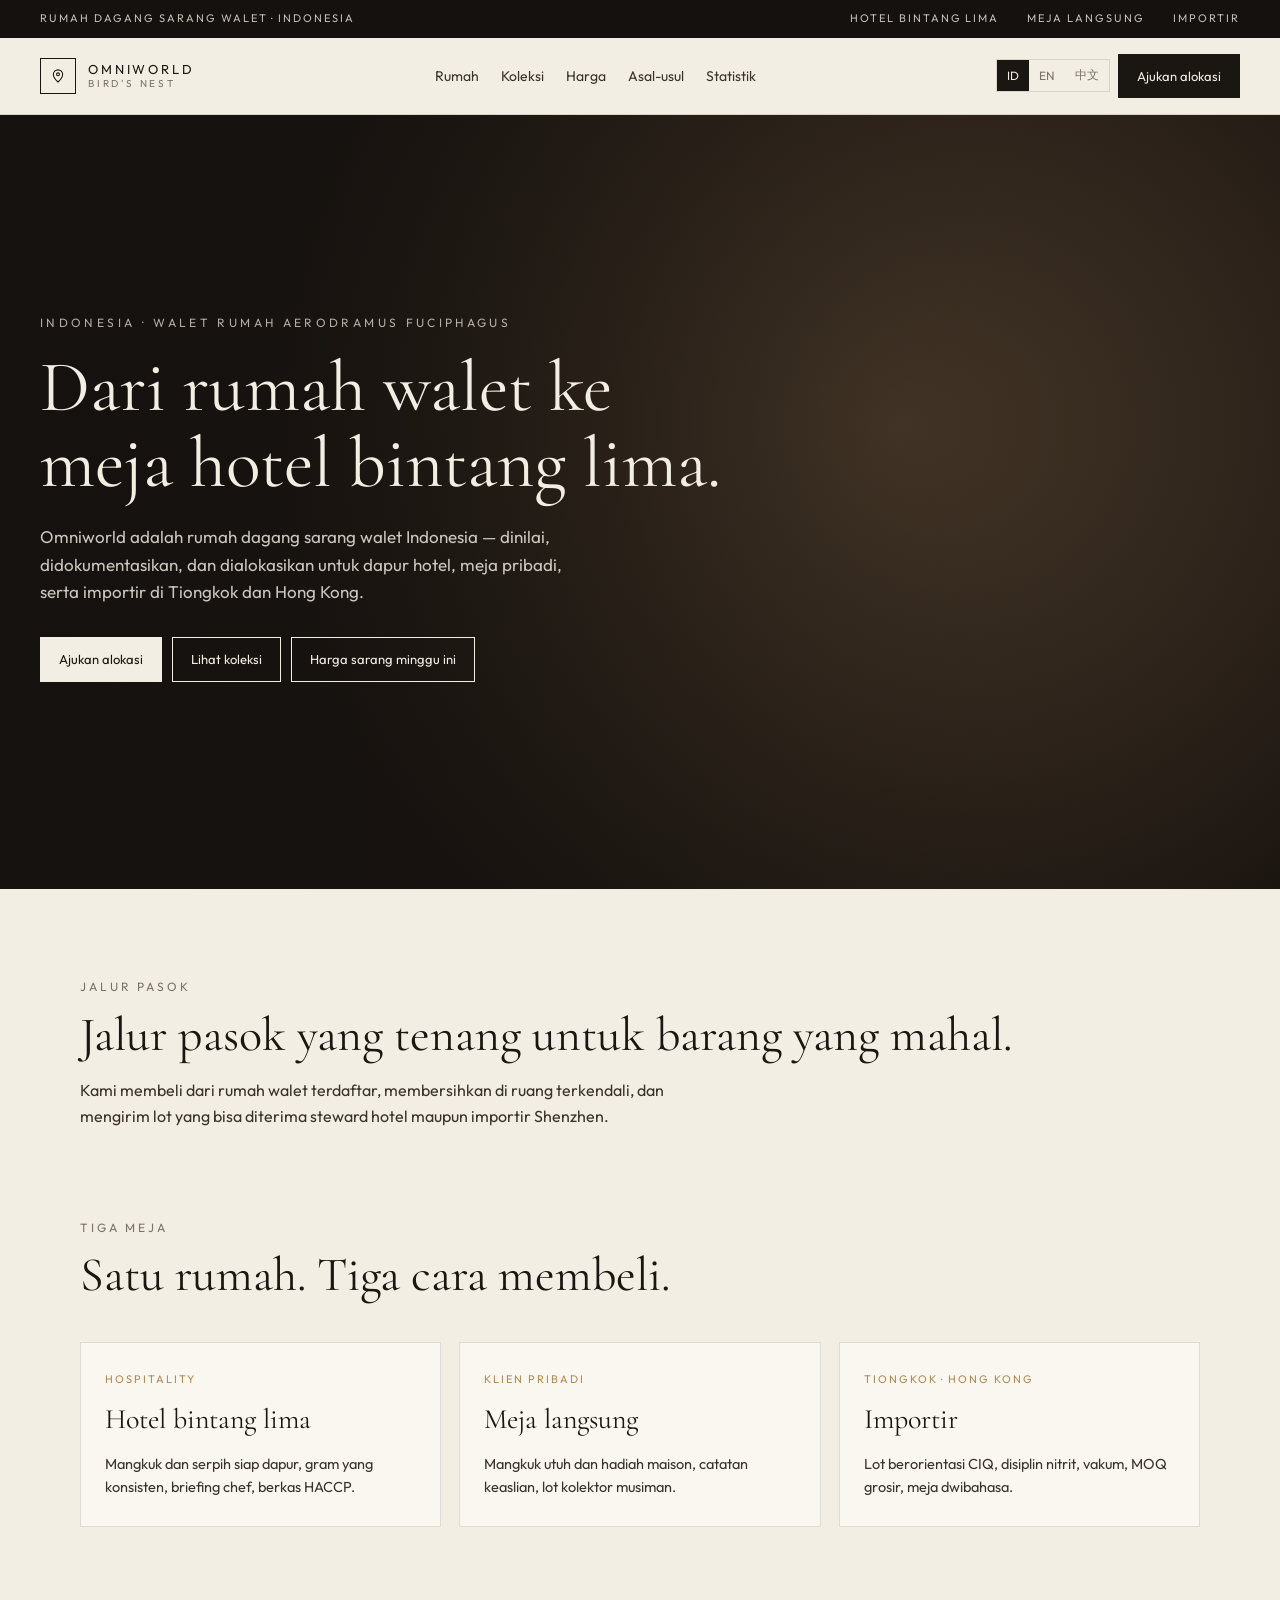
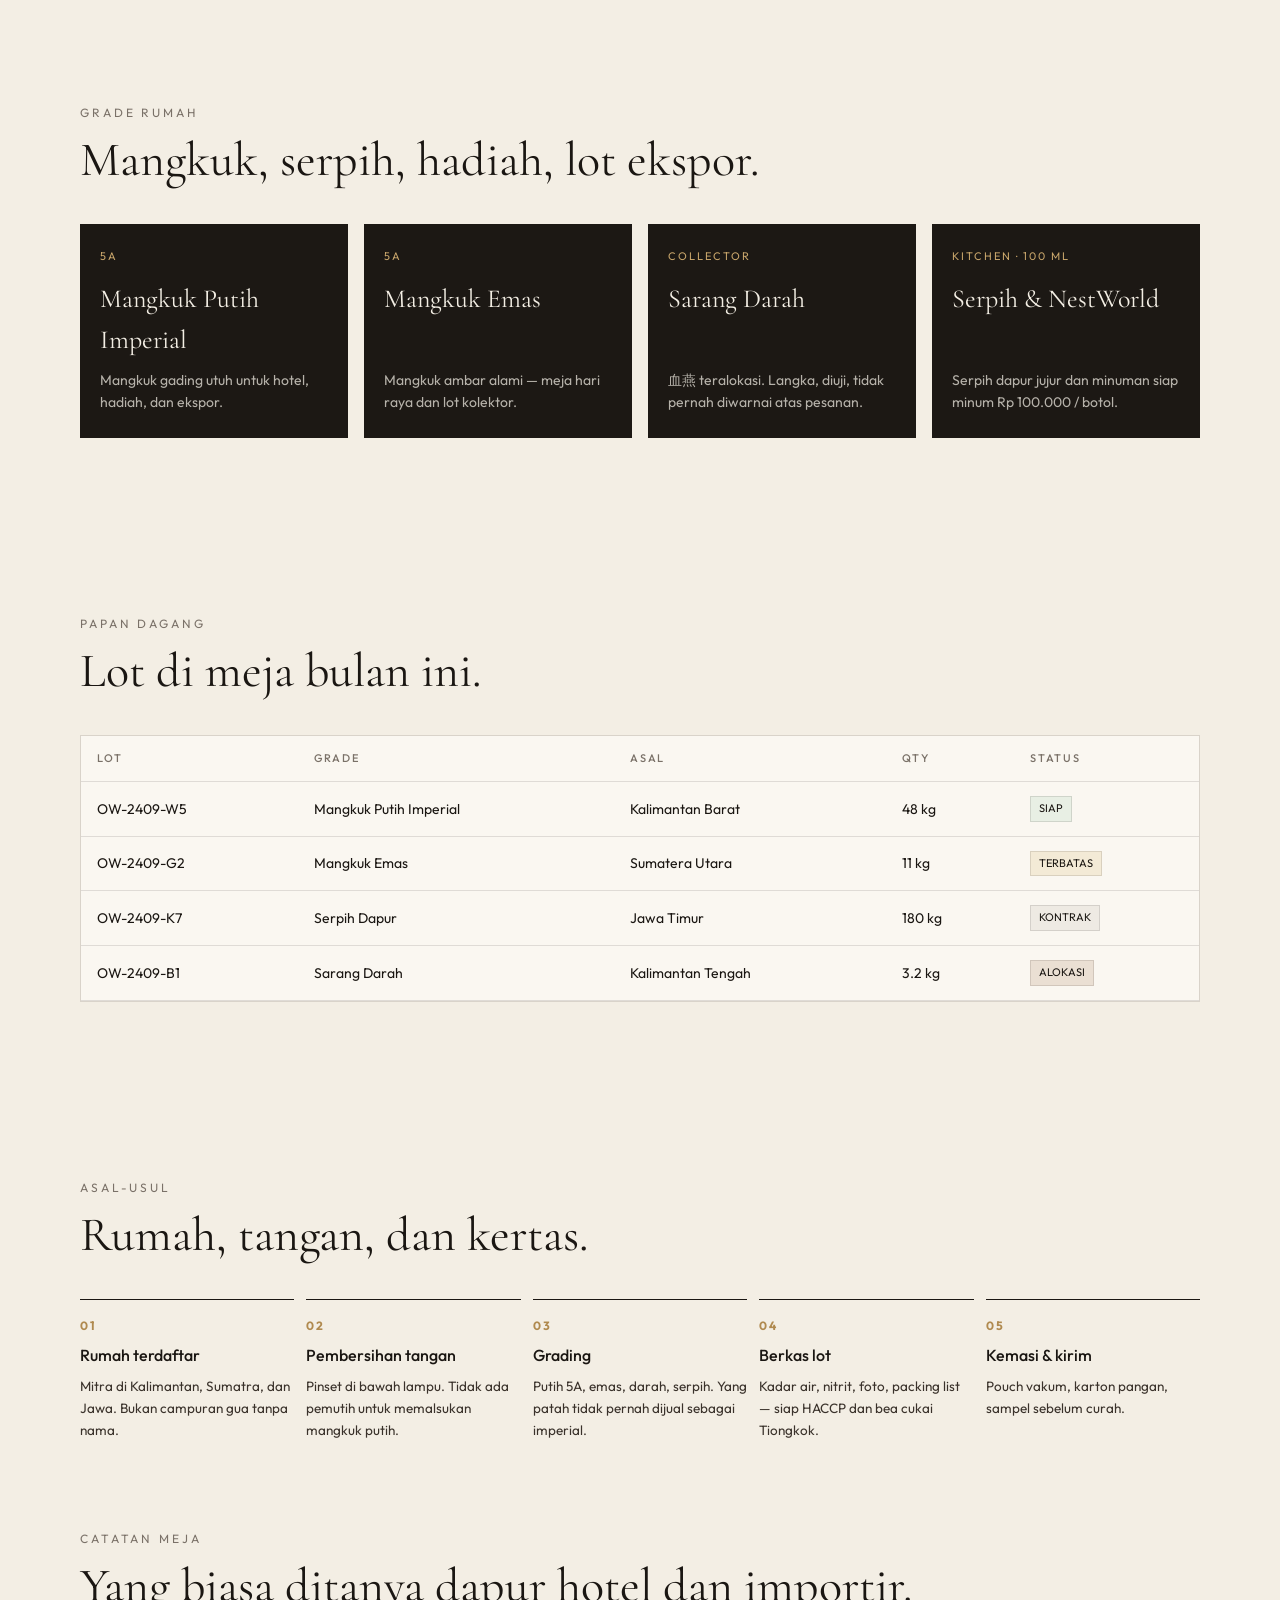
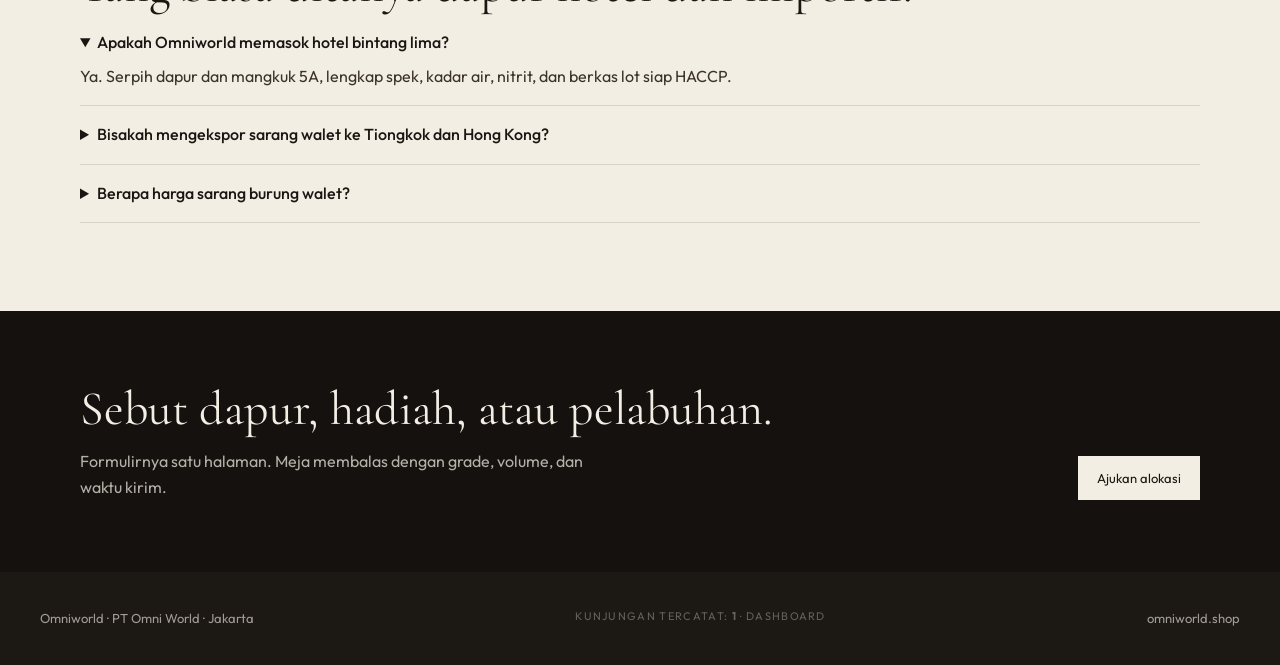
<file: index.html>
<!DOCTYPE html>
<html lang="id">
<head>
  <meta charset="UTF-8" />
  <meta name="viewport" content="width=device-width, initial-scale=1" />
  <title>Jual Sarang Walet Indonesia | Hotel & Minuman Siap Minum · Omniworld</title>
  <meta name="description" content="Omniworld — rumah dagang sarang walet Indonesia untuk hotel bintang lima, meja pribadi, dan importir Tiongkok–Hong Kong." />
  <link rel="preconnect" href="https://fonts.googleapis.com" />
  <link rel="preconnect" href="https://fonts.gstatic.com" crossorigin />
  <link href="https://fonts.googleapis.com/css2?family=Cormorant+Garamond:ital,wght@0,400;0,500;1,400&family=Outfit:wght@300;400;500&display=swap" rel="stylesheet" />
  <link rel="stylesheet" href="css/style.css" />
</head>
<body>
  <div class="topbar">
    <div data-i="topLeft">Rumah dagang sarang walet · Indonesia</div>
    <nav>
      <a href="#pasar" data-i="hotel">Hotel bintang lima</a>
      <a href="#pasar" data-i="direct">Meja langsung</a>
      <a href="#pasar" data-i="importer">Importir</a>
    </nav>
  </div>
  <header class="nav">
    <a class="brand" href="/">
      <div class="mark" aria-hidden="true">
        <svg width="16" height="16" viewBox="0 0 24 24" fill="none" stroke="currentColor" stroke-width="1.6"><path d="M12 21s7-6.2 7-11.2A7 7 0 0 0 5 9.8C5 14.8 12 21 12 21z"/><circle cx="12" cy="9.5" r="2.2"/></svg>
      </div>
      <div class="brand-name">Omniworld<span>Bird's Nest</span></div>
    </a>
    <nav class="nav-links">
      <a href="/" data-i="home">Rumah</a>
      <a href="#koleksi" data-i="collection">Koleksi</a>
      <a href="https://omniworld.shop/harga" target="_blank" rel="noopener" data-track="harga" data-i="price">Harga</a>
      <a href="#asal" data-i="origin">Asal-usul</a>
      <a href="/stats" data-i="stats">Statistik</a>
    </nav>
    <div class="nav-actions">
      <div class="lang" role="group" aria-label="Language">
        <button type="button" data-lang="id" class="active">ID</button>
        <button type="button" data-lang="en">EN</button>
        <button type="button" data-lang="zh">中文</button>
      </div>
      <a class="btn" href="/inquiry" data-track="inquiry" data-i="ctaAlloc">Ajukan alokasi</a>
    </div>
  </header>
  <section class="hero">
    <div class="hero-inner">
      <div class="eyebrow" data-i="eyebrow">Indonesia · Walet rumah Aerodramus fuciphagus</div>
      <h1 data-i="heroTitle">Dari rumah walet ke meja hotel bintang lima.</h1>
      <p data-i="heroLead">Omniworld adalah rumah dagang sarang walet Indonesia — dinilai, didokumentasikan, dan dialokasikan untuk dapur hotel, meja pribadi, serta importir di Tiongkok dan Hong Kong.</p>
      <div class="hero-cta">
        <a class="btn light" href="/inquiry" data-track="inquiry" data-i="ctaAlloc">Ajukan alokasi</a>
        <a class="btn ghost" href="#koleksi" style="color:#f3eee4;border-color:#f3eee4" data-i="seeCollection">Lihat koleksi</a>
        <a class="btn ghost" href="https://omniworld.shop/harga" target="_blank" rel="noopener" data-track="harga" style="color:#f3eee4;border-color:#f3eee4" data-i="weeklyPrice">Harga sarang minggu ini</a>
      </div>
    </div>
  </section>
  <section>
    <div class="wrap">
      <div class="kicker" data-i="pathKicker">Jalur pasok</div>
      <h2 data-i="pathTitle">Jalur pasok yang tenang untuk barang yang mahal.</h2>
      <p class="lead" data-i="pathLead">Kami membeli dari rumah walet terdaftar, membersihkan di ruang terkendali, dan mengirim lot yang bisa diterima steward hotel maupun importir Shenzhen.</p>
    </div>
  </section>
  <section id="pasar" style="padding-top:0">
    <div class="wrap">
      <div class="kicker" data-i="buyKicker">Tiga meja</div>
      <h2 data-i="buyTitle">Satu rumah. Tiga cara membeli.</h2>
      <div class="grid-3">
        <article class="card"><div class="meta" data-i="h1t">Hospitality</div><h3 data-i="h1s">Hotel bintang lima</h3><p data-i="h1p">Mangkuk dan serpih siap dapur, gram yang konsisten, briefing chef, berkas HACCP.</p></article>
        <article class="card"><div class="meta" data-i="h2t">Klien pribadi</div><h3 data-i="h2s">Meja langsung</h3><p data-i="h2p">Mangkuk utuh dan hadiah maison, catatan keaslian, lot kolektor musiman.</p></article>
        <article class="card"><div class="meta" data-i="h3t">Tiongkok · Hong Kong</div><h3 data-i="h3s">Importir</h3><p data-i="h3p">Lot berorientasi CIQ, disiplin nitrit, vakum, MOQ grosir, meja dwibahasa.</p></article>
      </div>
    </div>
  </section>
  <section id="koleksi">
    <div class="wrap">
      <div class="kicker" data-i="gradeKicker">Grade rumah</div>
      <h2 data-i="gradeTitle">Mangkuk, serpih, hadiah, lot ekspor.</h2>
      <div class="grades">
        <article class="grade"><small>5A</small><h3>Mangkuk Putih Imperial</h3><p>Mangkuk gading utuh untuk hotel, hadiah, dan ekspor.</p></article>
        <article class="grade"><small>5A</small><h3>Mangkuk Emas</h3><p>Mangkuk ambar alami — meja hari raya dan lot kolektor.</p></article>
        <article class="grade"><small>Collector</small><h3>Sarang Darah</h3><p>血燕 teralokasi. Langka, diuji, tidak pernah diwarnai atas pesanan.</p></article>
        <article class="grade"><small>Kitchen · 100 ml</small><h3>Serpih & NestWorld</h3><p>Serpih dapur jujur dan minuman siap minum Rp 100.000 / botol.</p></article>
      </div>
    </div>
  </section>
  <section>
    <div class="wrap">
      <div class="kicker" data-i="boardKicker">Papan dagang</div>
      <h2 data-i="boardTitle">Lot di meja bulan ini.</h2>
      <div class="table-wrap">
        <table>
          <thead><tr><th>Lot</th><th>Grade</th><th>Asal</th><th>Qty</th><th>Status</th></tr></thead>
          <tbody>
            <tr><td>OW-2409-W5</td><td>Mangkuk Putih Imperial</td><td>Kalimantan Barat</td><td>48 kg</td><td><span class="status ready">Siap</span></td></tr>
            <tr><td>OW-2409-G2</td><td>Mangkuk Emas</td><td>Sumatera Utara</td><td>11 kg</td><td><span class="status limited">Terbatas</span></td></tr>
            <tr><td>OW-2409-K7</td><td>Serpih Dapur</td><td>Jawa Timur</td><td>180 kg</td><td><span class="status contract">Kontrak</span></td></tr>
            <tr><td>OW-2409-B1</td><td>Sarang Darah</td><td>Kalimantan Tengah</td><td>3.2 kg</td><td><span class="status alloc">Alokasi</span></td></tr>
          </tbody>
        </table>
      </div>
    </div>
  </section>
  <section id="asal">
    <div class="wrap">
      <div class="kicker" data-i="chainKicker">Asal-usul</div>
      <h2 data-i="chainTitle">Rumah, tangan, dan kertas.</h2>
      <div class="steps">
        <div class="step"><b>01</b><h3>Rumah terdaftar</h3><p>Mitra di Kalimantan, Sumatra, dan Jawa. Bukan campuran gua tanpa nama.</p></div>
        <div class="step"><b>02</b><h3>Pembersihan tangan</h3><p>Pinset di bawah lampu. Tidak ada pemutih untuk memalsukan mangkuk putih.</p></div>
        <div class="step"><b>03</b><h3>Grading</h3><p>Putih 5A, emas, darah, serpih. Yang patah tidak pernah dijual sebagai imperial.</p></div>
        <div class="step"><b>04</b><h3>Berkas lot</h3><p>Kadar air, nitrit, foto, packing list — siap HACCP dan bea cukai Tiongkok.</p></div>
        <div class="step"><b>05</b><h3>Kemasi & kirim</h3><p>Pouch vakum, karton pangan, sampel sebelum curah.</p></div>
      </div>
    </div>
  </section>
  <section class="faq wrap" style="padding-top:0">
    <div class="kicker">Catatan meja</div>
    <h2>Yang biasa ditanya dapur hotel dan importir.</h2>
    <details open><summary>Apakah Omniworld memasok hotel bintang lima?</summary><p>Ya. Serpih dapur dan mangkuk 5A, lengkap spek, kadar air, nitrit, dan berkas lot siap HACCP.</p></details>
    <details><summary>Bisakah mengekspor sarang walet ke Tiongkok dan Hong Kong?</summary><p>Ya. Lot sarang putih untuk importir berizin: pouch vakum, packing list, uji nitrit, dan meja dalam Bahasa, Inggris, dan 简体.</p></details>
    <details><summary>Berapa harga sarang burung walet?</summary><p>Harga berubah setiap minggu. Cek omniworld.shop/harga. NestWorld 100 ml tetap Rp 100.000 per botol.</p></details>
  </section>
  <section class="cta-band">
    <div class="wrap">
      <div>
        <h2 data-i="ctaTitle">Sebut dapur, hadiah, atau pelabuhan.</h2>
        <p data-i="ctaLead">Formulirnya satu halaman. Meja membalas dengan grade, volume, dan waktu kirim.</p>
      </div>
      <a class="btn light" href="/inquiry" data-track="inquiry" data-i="ctaAlloc">Ajukan alokasi</a>
    </div>
  </section>
  <footer>
    <div data-i="footer">Omniworld · PT Omni World · Jakarta</div>
    <div class="visit-chip"><span data-i="visits">Kunjungan tercatat</span>: <strong data-visit-count>—</strong> · <a href="/stats">Dashboard</a></div>
    <div>omniworld.shop</div>
  </footer>
  <script src="js/i18n.js"></script>
  <script src="js/tracker.js"></script>
  <script>
    document.querySelectorAll("[data-track]").forEach((el) => {
      el.addEventListener("click", () => { if (window.OmniTracker) OmniTracker.trackClick(el.dataset.track); });
    });
  </script>
</body>
</html>
</file>
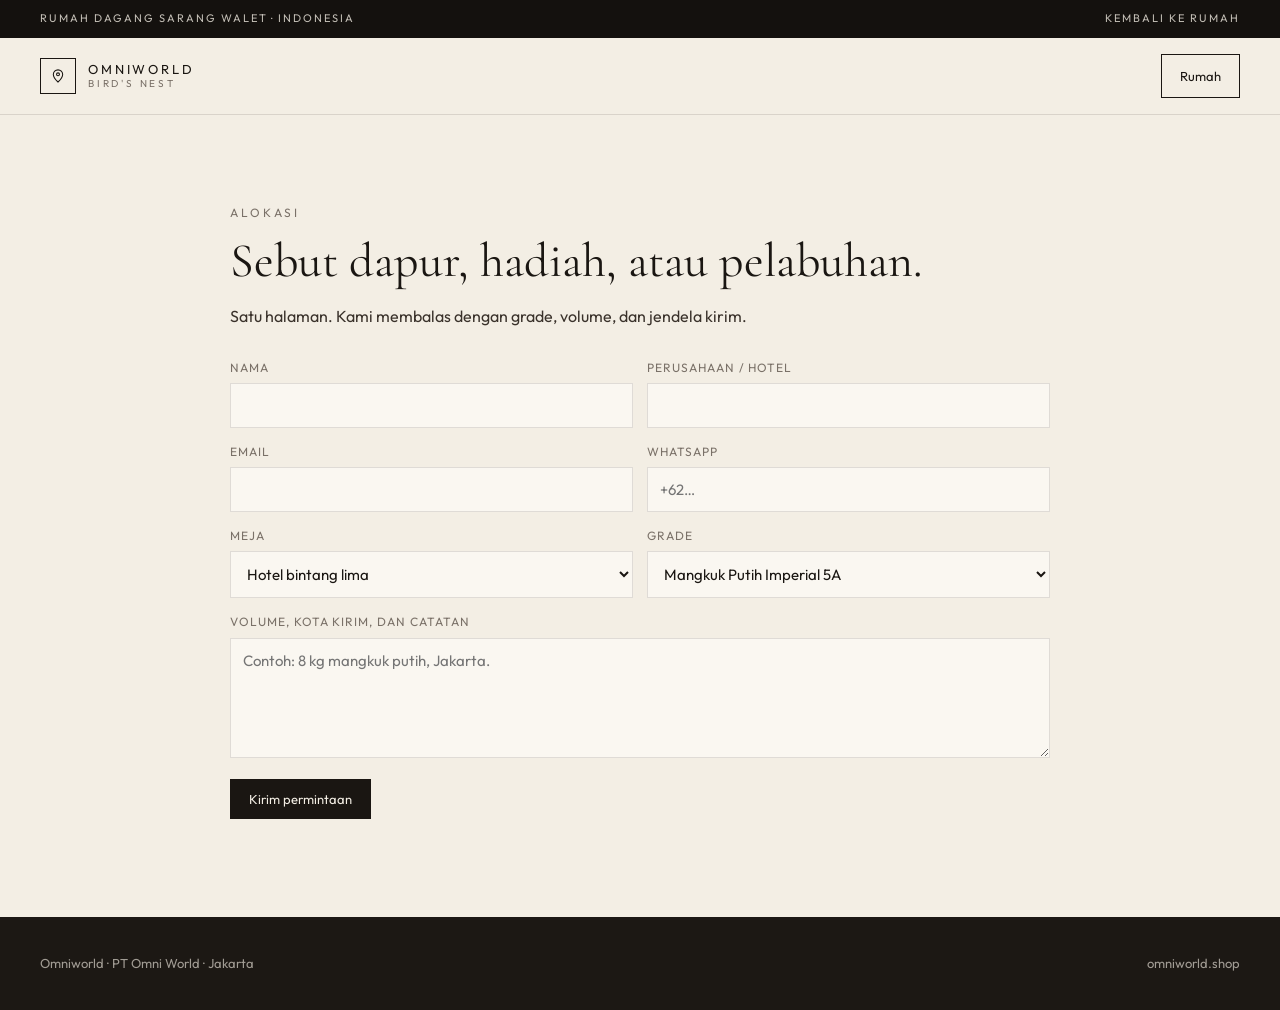
<file: inquiry.html>
<!DOCTYPE html>
<html lang="id">
<head>
  <meta charset="UTF-8" />
  <meta name="viewport" content="width=device-width, initial-scale=1" />
  <title>Ajukan alokasi · Omniworld</title>
  <link rel="preconnect" href="https://fonts.googleapis.com" />
  <link rel="preconnect" href="https://fonts.gstatic.com" crossorigin />
  <link href="https://fonts.googleapis.com/css2?family=Cormorant+Garamond:wght@400;500&family=Outfit:wght@300;400;500&display=swap" rel="stylesheet" />
  <link rel="stylesheet" href="css/style.css" />
</head>
<body>
  <div class="topbar">
    <div>Rumah dagang sarang walet · Indonesia</div>
    <nav><a href="/">Kembali ke rumah</a></nav>
  </div>
  <header class="nav">
    <a class="brand" href="/">
      <div class="mark"><svg width="16" height="16" viewBox="0 0 24 24" fill="none" stroke="currentColor" stroke-width="1.6"><path d="M12 21s7-6.2 7-11.2A7 7 0 0 0 5 9.8C5 14.8 12 21 12 21z"/><circle cx="12" cy="9.5" r="2.2"/></svg></div>
      <div class="brand-name">Omniworld<span>Bird's Nest</span></div>
    </a>
    <a class="btn ghost" href="/">Rumah</a>
  </header>
  <section>
    <div class="wrap" style="max-width:820px">
      <div class="kicker">Alokasi</div>
      <h2>Sebut dapur, hadiah, atau pelabuhan.</h2>
      <p class="lead">Satu halaman. Kami membalas dengan grade, volume, dan jendela kirim.</p>
      <form class="form" id="alloc-form">
        <div><label for="name">Nama</label><input id="name" name="name" required /></div>
        <div><label for="company">Perusahaan / hotel</label><input id="company" name="company" /></div>
        <div><label for="email">Email</label><input id="email" name="email" type="email" required /></div>
        <div><label for="whatsapp">WhatsApp</label><input id="whatsapp" name="whatsapp" placeholder="+62…" /></div>
        <div><label for="desk">Meja</label><select id="desk" name="desk"><option value="hotel">Hotel bintang lima</option><option value="private">Meja langsung / pribadi</option><option value="importer">Importir Tiongkok / Hong Kong</option></select></div>
        <div><label for="grade">Grade</label><select id="grade" name="grade"><option>Mangkuk Putih Imperial 5A</option><option>Mangkuk Emas 5A</option><option>Sarang Darah</option><option>Serpih Dapur</option><option>Lot ekspor</option><option>NestWorld 100 ml</option></select></div>
        <div class="full"><label for="note">Volume, kota kirim, dan catatan</label><textarea id="note" name="note" placeholder="Contoh: 8 kg mangkuk putih, Jakarta."></textarea></div>
        <div class="full"><button class="btn" type="submit">Kirim permintaan</button><p class="note" id="form-status"></p></div>
      </form>
    </div>
  </section>
  <footer><div>Omniworld · PT Omni World · Jakarta</div><div>omniworld.shop</div></footer>
  <script src="js/tracker.js"></script>
  <script>
    document.getElementById("alloc-form").addEventListener("submit", function (e) {
      e.preventDefault();
      if (window.OmniTracker) OmniTracker.trackClick("inquiry");
      const data = Object.fromEntries(new FormData(e.target).entries());
      const body = encodeURIComponent("Nama: " + data.name + "\nPerusahaan: " + data.company + "\nEmail: " + data.email + "\nWhatsApp: " + data.whatsapp + "\nMeja: " + data.desk + "\nGrade: " + data.grade + "\nCatatan:\n" + data.note);
      document.getElementById("form-status").textContent = "Permintaan disiapkan ke email meja.";
      location.href = "mailto:hello@omniworld.shop?subject=" + encodeURIComponent("Alokasi Omniworld — " + data.grade) + "&body=" + body;
    });
  </script>
</body>
</html>
</file>
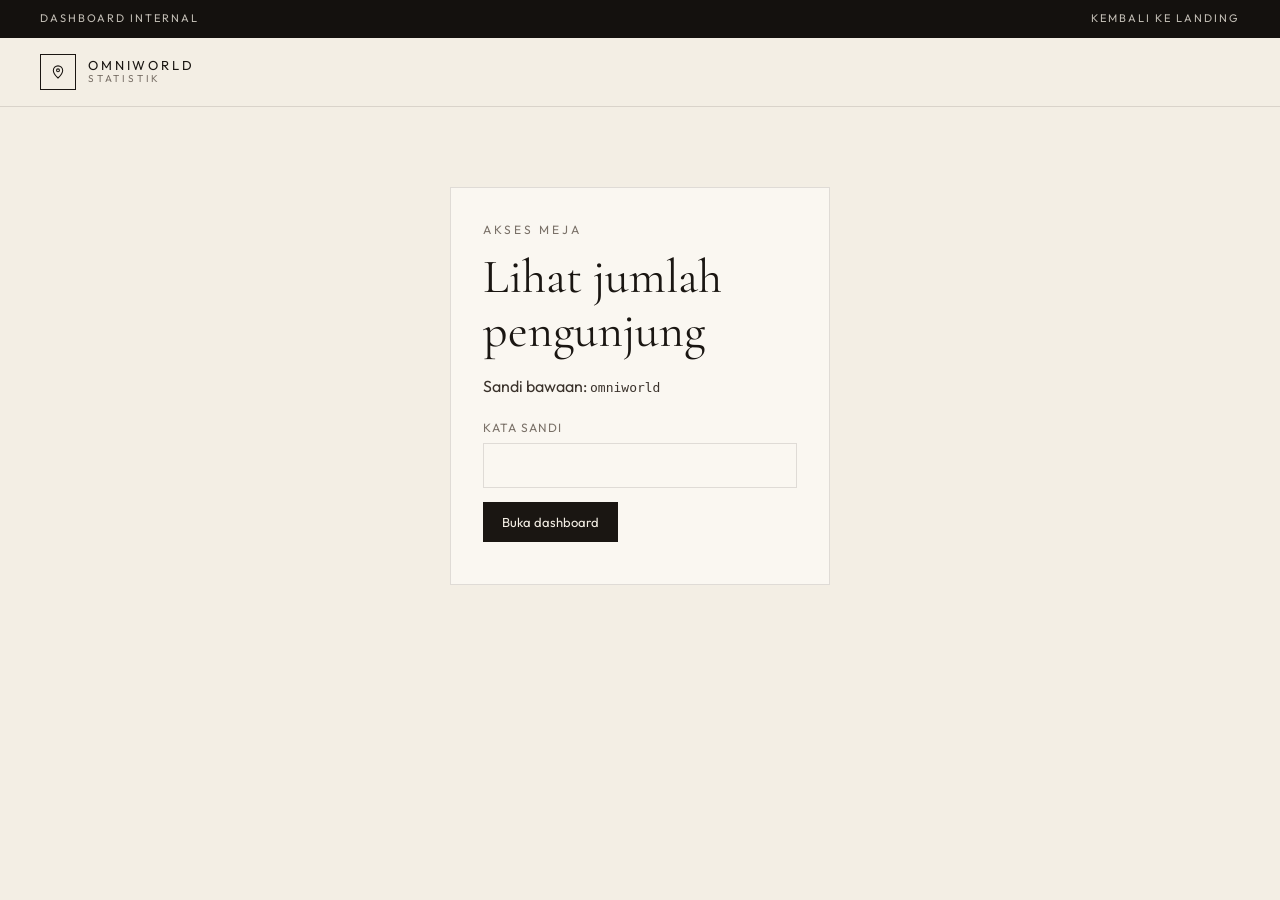
<file: stats.html>
<!DOCTYPE html>
<html lang="id">
<head>
  <meta charset="UTF-8" />
  <meta name="viewport" content="width=device-width, initial-scale=1" />
  <title>Statistik pengunjung · Omniworld</title>
  <link rel="preconnect" href="https://fonts.googleapis.com" />
  <link rel="preconnect" href="https://fonts.gstatic.com" crossorigin />
  <link href="https://fonts.googleapis.com/css2?family=Cormorant+Garamond:wght@400;500&family=Outfit:wght@300;400;500&display=swap" rel="stylesheet" />
  <link rel="stylesheet" href="css/style.css" />
</head>
<body data-track="off">
  <div class="topbar">
    <div>Dashboard internal</div>
    <nav><a href="/">Kembali ke landing</a></nav>
  </div>
  <header class="nav">
    <a class="brand" href="/">
      <div class="mark"><svg width="16" height="16" viewBox="0 0 24 24" fill="none" stroke="currentColor" stroke-width="1.6"><path d="M12 21s7-6.2 7-11.2A7 7 0 0 0 5 9.8C5 14.8 12 21 12 21z"/><circle cx="12" cy="9.5" r="2.2"/></svg></div>
      <div class="brand-name">Omniworld<span>Statistik</span></div>
    </a>
  </header>
  <div class="lock" id="gate">
    <div class="kicker">Akses meja</div>
    <h2>Lihat jumlah pengunjung</h2>
    <p class="lead">Sandi bawaan: <code>omniworld</code></p>
    <form id="gate-form" style="margin-top:18px">
      <label for="pw">Kata sandi</label>
      <input id="pw" type="password" autocomplete="current-password" />
      <button class="btn" type="submit" style="margin-top:14px">Buka dashboard</button>
      <p class="note" id="gate-err"></p>
    </form>
  </div>
  <section id="dash" class="hidden">
    <div class="wrap">
      <div class="kicker">Omniworld.shop</div>
      <h2>Berapa orang yang masuk ke web.</h2>
      <div class="stats-grid">
        <div class="stat"><div class="l">Sesi unik</div><div class="n" id="n-sessions">—</div><div class="l">perkiraan orang yang masuk</div></div>
        <div class="stat"><div class="l">Page views</div><div class="n" id="n-views">—</div><div class="l">semua pemuatan halaman</div></div>
        <div class="stat"><div class="l">Klik alokasi</div><div class="n" id="n-inquiry">—</div><div class="l">tombol ajukan alokasi</div></div>
        <div class="stat"><div class="l">Klik harga</div><div class="n" id="n-harga">—</div><div class="l">tautan papan harga</div></div>
      </div>
    </div>
  </section>
  <script src="js/tracker.js"></script>
  <script>
    const PASS = "omniworld";
    const gate = document.getElementById("gate");
    const dash = document.getElementById("dash");
    async function openDash() {
      gate.classList.add("hidden");
      dash.classList.remove("hidden");
      const snap = await OmniTracker.snapshot();
      document.getElementById("n-sessions").textContent = Number(snap.sessions).toLocaleString("id-ID");
      document.getElementById("n-views").textContent = Number(snap.views).toLocaleString("id-ID");
      document.getElementById("n-inquiry").textContent = Number(snap.inquiry).toLocaleString("id-ID");
      document.getElementById("n-harga").textContent = Number(snap.harga).toLocaleString("id-ID");
    }
    if (sessionStorage.getItem("ow_stats") === "1") openDash();
    document.getElementById("gate-form").addEventListener("submit", function (e) {
      e.preventDefault();
      if (document.getElementById("pw").value === PASS) { sessionStorage.setItem("ow_stats", "1"); openDash(); }
      else document.getElementById("gate-err").textContent = "Kata sandi salah.";
    });
  </script>
</body>
</html>
</file>
<file: css/style.css>
:root{--cream:#f3eee4;--cream-2:#ebe4d6;--paper:#faf7f1;--ink:#1a1612;--ink-soft:#3a322b;--muted:#7a7168;--line:rgba(26,22,18,.12);--gold:#b08a4f;--gold-soft:#c9a66b;--dark:#14110e;--dark-2:#1c1814;--serif:"Cormorant Garamond","Noto Serif SC",serif;--sans:Outfit,"Noto Sans SC",system-ui,sans-serif}*{box-sizing:border-box;margin:0;padding:0}html{scroll-behavior:smooth}body{font-family:var(--sans);background:var(--cream);color:var(--ink);line-height:1.6;min-height:100vh}a{color:inherit;text-decoration:none}button,input,select,textarea{font-family:inherit}.topbar{background:var(--dark);color:rgba(243,238,228,.78);font-size:11px;letter-spacing:.18em;text-transform:uppercase;display:flex;justify-content:space-between;align-items:center;padding:10px 40px}.topbar nav{display:flex;gap:28px}.topbar a:hover{color:var(--cream)}.nav{background:var(--cream);border-bottom:1px solid var(--line);display:flex;align-items:center;justify-content:space-between;padding:16px 40px;position:sticky;top:0;z-index:40}.brand{display:flex;align-items:center;gap:12px}.mark{width:36px;height:36px;border:1px solid var(--ink);display:grid;place-items:center}.brand-name{font-size:13px;letter-spacing:.22em;text-transform:uppercase;line-height:1.2}.brand-name span{display:block;font-size:10px;letter-spacing:.28em;color:var(--muted)}.nav-links{display:flex;gap:22px;font-size:14px;color:var(--ink-soft)}.nav-actions{display:flex;align-items:center;gap:8px}.lang{display:flex;border:1px solid var(--line)}.lang button{background:transparent;border:0;padding:7px 10px;cursor:pointer;font-size:12px;color:var(--muted)}.lang button.active{background:var(--ink);color:var(--cream)}.btn{display:inline-flex;align-items:center;justify-content:center;padding:11px 18px;border:1px solid var(--ink);font-size:13px;cursor:pointer;background:var(--ink);color:var(--cream)}.btn.ghost{background:transparent;color:var(--ink)}.btn.ghost:hover{background:var(--ink);color:var(--cream)}.btn.light{background:var(--cream);color:var(--ink);border-color:var(--cream)}.hero{min-height:86vh;background:linear-gradient(90deg,rgba(20,17,14,.78),rgba(20,17,14,.18)),radial-gradient(circle at 70% 40%,#5a4632 0%,#1a1410 62%);color:var(--cream);display:grid;place-items:center start;padding:80px 40px 90px;position:relative}.hero-inner{max-width:720px;position:relative;z-index:1}.eyebrow{font-size:12px;letter-spacing:.28em;text-transform:uppercase;color:rgba(243,238,228,.7);margin-bottom:18px}h1{font-family:var(--serif);font-weight:400;font-size:clamp(42px,6vw,72px);line-height:1.05}.hero p{margin-top:22px;max-width:560px;color:rgba(243,238,228,.82);font-size:17px}.hero-cta{display:flex;flex-wrap:wrap;gap:10px;margin-top:32px}.wrap{width:min(1120px,calc(100% - 64px));margin:0 auto}section{padding:88px 0}.kicker{font-size:12px;letter-spacing:.24em;text-transform:uppercase;color:var(--muted);margin-bottom:12px}h2{font-family:var(--serif);font-weight:400;font-size:clamp(32px,4vw,48px);line-height:1.12}.lead{margin-top:16px;color:var(--ink-soft);max-width:640px}.grid-3{display:grid;grid-template-columns:repeat(3,1fr);gap:18px;margin-top:40px}.card{background:var(--paper);border:1px solid var(--line);padding:28px 24px}.card h3{font-family:var(--serif);font-size:28px;font-weight:400;margin:8px 0 10px}.card p{color:var(--ink-soft);font-size:14.5px}.card .meta{font-size:11px;letter-spacing:.18em;text-transform:uppercase;color:var(--gold)}.table-wrap{margin-top:36px;overflow-x:auto;border:1px solid var(--line)}table{width:100%;border-collapse:collapse;background:var(--paper)}th,td{text-align:left;padding:14px 16px;font-size:14px;border-bottom:1px solid var(--line)}th{font-size:11px;letter-spacing:.16em;text-transform:uppercase;color:var(--muted);font-weight:500}.status{display:inline-block;padding:3px 8px;font-size:11px;text-transform:uppercase;border:1px solid var(--line)}.status.ready{background:#e8efe4}.status.limited{background:#f3ead6}.status.contract{background:#eeeae3}.status.alloc{background:#eadfd3}.grades{display:grid;grid-template-columns:repeat(4,1fr);gap:16px;margin-top:36px}.grade{background:var(--dark-2);color:var(--cream);padding:24px 20px;min-height:210px;display:flex;flex-direction:column}.grade small{letter-spacing:.18em;text-transform:uppercase;color:var(--gold-soft);font-size:11px}.grade h3{font-family:var(--serif);font-size:26px;font-weight:400;margin:12px 0 8px}.grade p{color:rgba(243,238,228,.72);font-size:14px;margin-top:auto}.steps{display:grid;grid-template-columns:repeat(5,1fr);gap:12px;margin-top:36px}.step{border-top:1px solid var(--ink);padding-top:16px}.step b{display:block;font-size:12px;letter-spacing:.16em;color:var(--gold);margin-bottom:8px}.step h3{font-size:16px;font-weight:500;margin-bottom:8px}.step p{font-size:13.5px;color:var(--ink-soft)}.cta-band{background:var(--dark);color:var(--cream);padding:72px 0}.cta-band .wrap{display:flex;justify-content:space-between;align-items:end;gap:24px}.cta-band p{color:rgba(243,238,228,.72);margin-top:12px;max-width:520px}footer{background:var(--dark-2);color:rgba(243,238,228,.62);padding:36px 40px;display:flex;justify-content:space-between;gap:16px;font-size:13px}.visit-chip{font-size:11px;letter-spacing:.12em;text-transform:uppercase;opacity:.55}.form{display:grid;grid-template-columns:1fr 1fr;gap:14px;margin-top:28px}.form .full{grid-column:1/-1}label{display:block;font-size:12px;letter-spacing:.08em;text-transform:uppercase;color:var(--muted);margin-bottom:6px}input,select,textarea{width:100%;background:var(--paper);border:1px solid var(--line);padding:12px;color:var(--ink);font-size:15px}textarea{min-height:120px}.note{margin-top:10px;font-size:13px;color:var(--muted)}.stats-grid{display:grid;grid-template-columns:repeat(4,1fr);gap:14px;margin-top:32px}.stat{background:var(--paper);border:1px solid var(--line);padding:22px}.stat .n{font-family:var(--serif);font-size:42px;line-height:1;margin:8px 0 4px}.stat .l{font-size:12px;letter-spacing:.14em;text-transform:uppercase;color:var(--muted)}.lock{max-width:380px;margin:80px auto;background:var(--paper);border:1px solid var(--line);padding:32px}.hidden{display:none!important}.faq details{border-bottom:1px solid var(--line);padding:16px 0}.faq summary{cursor:pointer;font-weight:500}.faq p{margin-top:8px;color:var(--ink-soft)}@media(max-width:900px){.topbar,.nav,footer{padding-left:18px;padding-right:18px}.nav-links{display:none}.hero{padding:64px 18px 72px}.wrap{width:min(1120px,calc(100% - 36px))}.grid-3,.grades,.steps,.stats-grid,.form{grid-template-columns:1fr}.cta-band .wrap,footer,.topbar{flex-direction:column;align-items:flex-start}}
</file>
